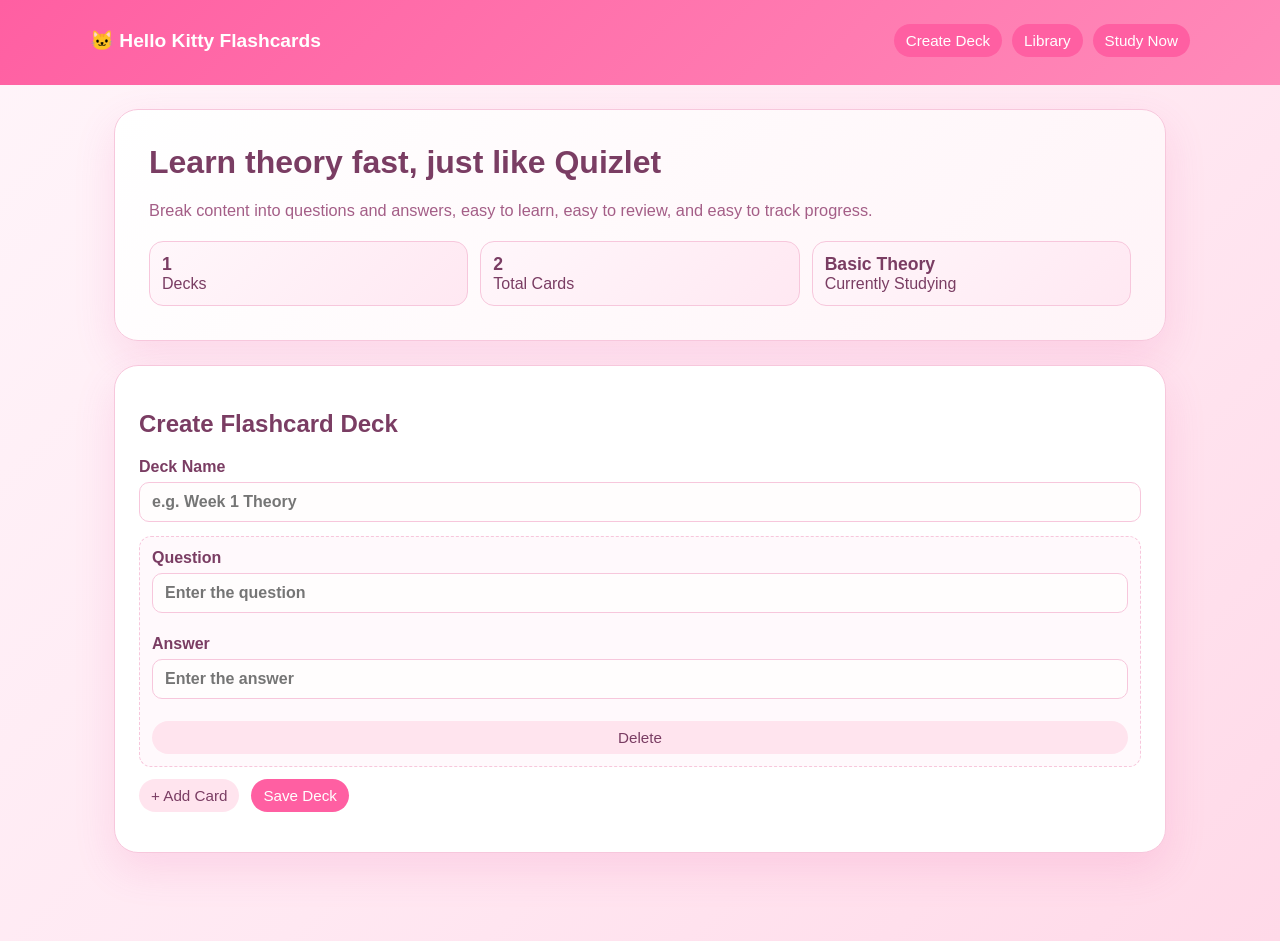
<file: index.html>
<!DOCTYPE html>
<html lang="en">
  <head>
    <meta charset="UTF-8" />
    <meta name="viewport" content="width=device-width, initial-scale=1.0" />
    <title>Flashcard Theory Study</title>
    <link rel="stylesheet" href="styles.css" />
  </head>
  <body>
    <header>
      <nav>
        <div class="brand">🐱 Hello Kitty Flashcards</div>
        <div class="nav-links">
          <button class="nav-btn" data-target="createSection">Create Deck</button>
          <button class="nav-btn" data-target="librarySection">Library</button>
          <button class="nav-btn" data-target="studySection">Study Now</button>
        </div>
      </nav>
    </header>

    <main>
      <section class="hero">
        <h1>Learn theory fast, just like Quizlet</h1>
        <p>Break content into questions and answers, easy to learn, easy to review, and easy to track progress.</p>
        <div id="heroStats" class="stats"></div>
      </section>

      <section class="panel active-panel" id="createSection">
        <h2>Create Flashcard Deck</h2>
        <form id="deckForm">
          <label>
            Deck Name
            <input id="deckName" type="text" placeholder="e.g. Week 1 Theory" required />
          </label>
          <div id="cardInputs"></div>
          <div class="actions">
            <button type="button" id="addCardBtn" class="btn secondary">+ Add Card</button>
            <button type="submit" class="btn">Save Deck</button>
          </div>
          <p id="formMessage" class="form-message"></p>
        </form>
      </section>

      <section class="panel" id="librarySection">
        <div class="section-header">
          <h2>Flashcard Library</h2>
          <button id="clearAllBtn" class="btn secondary">Delete All</button>
        </div>
        <div id="libraryList" class="deck-list"></div>
      </section>

      <section class="panel" id="studySection">
        <h2>Study Flashcards</h2>
        <div id="studyStatus"></div>
        <div id="studyCard" class="flashcard-card"></div>
        <div id="likeIndicator" class="like-indicator"></div>
        <div class="actions study-actions">
          <button id="showAnswerBtn" class="btn">Show Answer</button>
          <button id="rememberBtn" class="btn secondary">Remembered</button>
          <button id="reviewBtn" class="btn secondary">Need Review</button>
        </div>
        <div class="actions study-actions">
          <button id="backBtn" class="btn secondary">Back</button>
          <button id="nextBtn" class="btn">Next</button>
        </div>
        <div id="studySummary"></div>
      </section>
    </main>

    <script src="app.js"></script>
  </body>
</html>
</file>
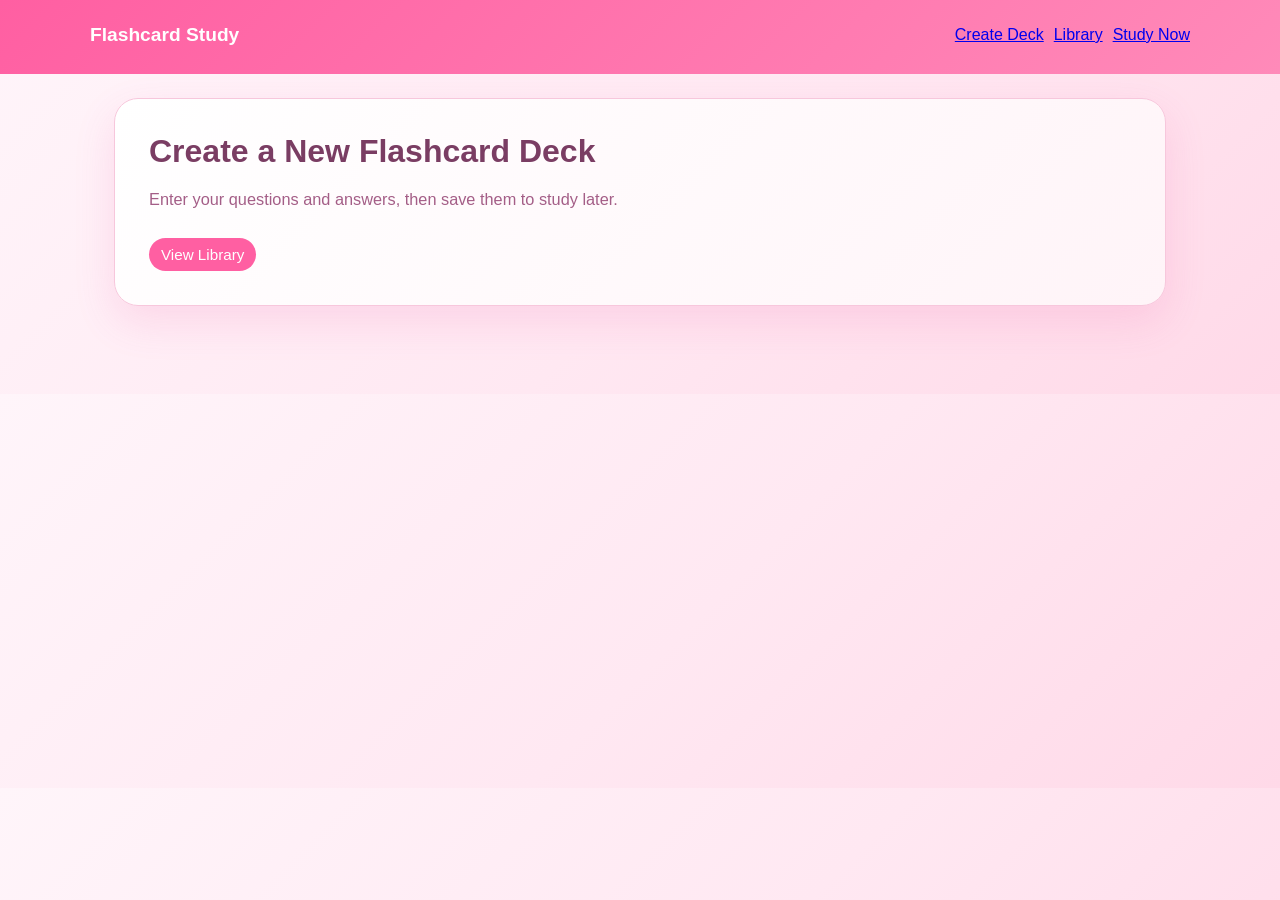
<file: create.html>
<!DOCTYPE html>
<html lang="en">
  <head>
    <meta charset="UTF-8" />
    <meta name="viewport" content="width=device-width, initial-scale=1.0" />
    <title>Create Flashcard Deck</title>
    <link rel="stylesheet" href="styles.css" />
  </head>
  <body>
    <header>
      <nav>
        <div class="brand">Flashcard Study</div>
        <div class="nav-links">
          <a href="create.html">Create Deck</a>
          <a href="library.html">Library</a>
          <a href="study.html">Study Now</a>
        </div>
      </nav>
    </header>

    <main>
      <section class="hero">
        <h1>Create a New Flashcard Deck</h1>
        <p>Enter your questions and answers, then save them to study later.</p>
        <div class="actions">
          <a class="btn" href="library.html">View Library</a>
        </div>
      </section>

      <section class="panel">
        <h2>Deck Information</h2>
        <label>
          Deck Name
          <input type="text" placeholder="e.g. Week 1 Theory" />
        </label>
        <label>
          Question
          <textarea placeholder="Enter the question"></textarea>
        </label>
        <label>
          Answer
          <textarea placeholder="Enter the answer"></textarea>
        </label>
        <label>
          Upload Theory File
          <input type="file" />
        </label>
        <button class="btn">Save Deck</button>
      </section>
    </main>
  </body>
</html>
</file>
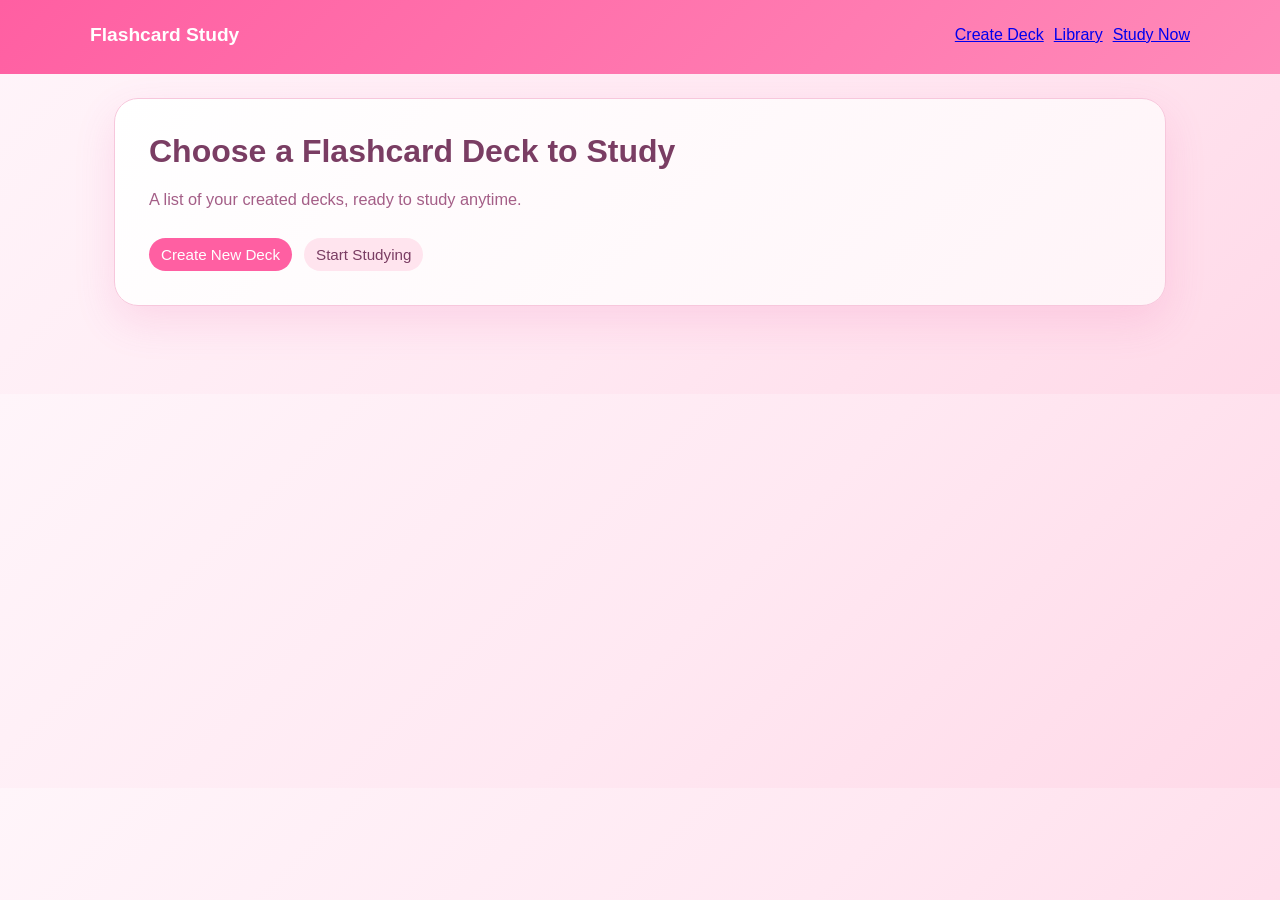
<file: library.html>
<!DOCTYPE html>
<html lang="en">
  <head>
    <meta charset="UTF-8" />
    <meta name="viewport" content="width=device-width, initial-scale=1.0" />
    <title>Flashcard Library</title>
    <link rel="stylesheet" href="styles.css" />
  </head>
  <body>
    <header>
      <nav>
        <div class="brand">Flashcard Study</div>
        <div class="nav-links">
          <a href="create.html">Create Deck</a>
          <a href="library.html">Library</a>
          <a href="study.html">Study Now</a>
        </div>
      </nav>
    </header>

    <main>
      <section class="hero">
        <h1>Choose a Flashcard Deck to Study</h1>
        <p>A list of your created decks, ready to study anytime.</p>
        <div class="actions">
          <a class="btn" href="create.html">Create New Deck</a>
          <a class="btn secondary" href="study.html">Start Studying</a>
        </div>
      </section>

      <section class="panel">
        <h2>Flashcard Decks</h2>
        <div class="deck-list">
          <div class="deck-item">
            <div>
              <strong>Deck 1: Basic Theory</strong>
              <span>8 cards</span>
            </div>
            <a class="btn" href="study.html">Select</a>
          </div>
          <div class="deck-item">
            <div>
              <strong>Deck 2: Midterm Review</strong>
              <span>12 cards</span>
            </div>
            <a class="btn" href="study.html">Select</a>
          </div>
          <div class="deck-item">
            <div>
              <strong>Deck 3: Sample Questions</strong>
              <span>5 cards</span>
            </div>
            <a class="btn" href="study.html">Select</a>
          </div>
        </div>
      </section>
    </main>
  </body>
</html>
</file>
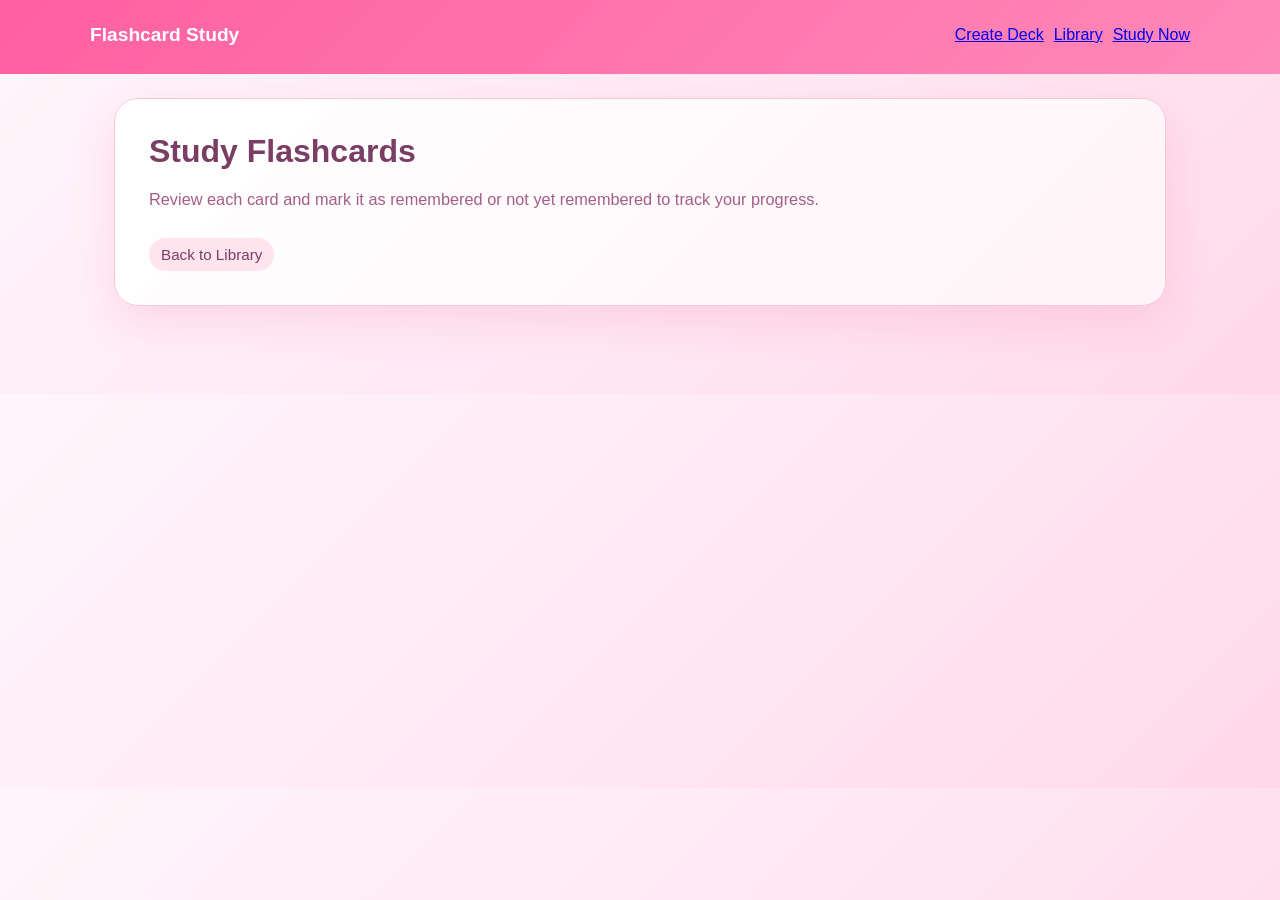
<file: study.html>
<!DOCTYPE html>
<html lang="en">
  <head>
    <meta charset="UTF-8" />
    <meta name="viewport" content="width=device-width, initial-scale=1.0" />
    <title>Study Flashcards</title>
    <link rel="stylesheet" href="styles.css" />
  </head>
  <body>
    <header>
      <nav>
        <div class="brand">Flashcard Study</div>
        <div class="nav-links">
          <a href="create.html">Create Deck</a>
          <a href="library.html">Library</a>
          <a href="study.html">Study Now</a>
        </div>
      </nav>
    </header>

    <main>
      <section class="hero">
        <h1>Study Flashcards</h1>
        <p>Review each card and mark it as remembered or not yet remembered to track your progress.</p>
        <div class="actions">
          <a class="btn secondary" href="library.html">Back to Library</a>
        </div>
      </section>

      <section class="panel">
        <div class="flashcard-card">
          <div>
            <div class="meta">
              <span>Card 1 / 8</span>
              <span>Remembered: 0</span>
            </div>
            <p class="question">What is the definition of this concept?</p>
            <p class="answer">Click the button to see the suggested answer.</p>
          </div>
          <div class="actions">
            <button class="btn">Show Answer</button>
            <button class="btn secondary">Remembered</button>
            <button class="btn secondary">Not Yet</button>
          </div>
          <div class="actions">
            <button class="btn secondary">Back</button>
            <button class="btn">Next</button>
          </div>
        </div>
        <div class="result-box">
          Your study results will appear here once you finish the deck.
        </div>
      </section>
    </main>
  </body>
</html>
</file>
<file: styles.css>
:root {
  color-scheme: light;
  --bg: #fff5fa;
  --card: #ffffff;
  --text: #7a3d63;
  --muted: #a45e87;
  --primary: #ff5fa2;
  --primary-dark: #ec4899;
  --border: #f7c7dc;
  --success: #f06292;
  --danger: #e11d48;
}

* {
  box-sizing: border-box;
}

body {
  margin: 0;
  font-family: Inter, Arial, sans-serif;
  background: linear-gradient(135deg, #fff5fa 0%, #ffe8f2 55%, #ffd9e8 100%);
  color: var(--text);
  position: relative;
  overflow-x: hidden;
}

body::before,
body::after {
  content: "";
  position: fixed;
  width: 140px;
  height: 140px;
  opacity: 0.95;
  z-index: 0;
  pointer-events: none;
  background-size: contain;
  background-repeat: no-repeat;
  background-position: center;
  filter: drop-shadow(0 8px 18px rgba(236, 72, 153, 0.18));
}

body::before {
  top: 70px;
  left: 12px;
  background-image: url("https://theselfishmeme.co.uk/wp-content/uploads/2025/11/anh-sticker-hello-kitty-meme-bua-16.webp");
}

body::after {
  bottom: 20px;
  right: 16px;
  background-image: url("https://theselfishmeme.co.uk/wp-content/uploads/2025/11/anh-sticker-hello-kitty-meme-bua-16.webp");
}

header {
  background: linear-gradient(135deg, var(--primary), #ff8ab9);
  color: white;
  padding: 24px 24px 28px;
  position: relative;
  z-index: 1;
}

nav {
  max-width: 1100px;
  margin: 0 auto;
  display: flex;
  justify-content: space-between;
  align-items: center;
  gap: 16px;
}

.brand {
  font-size: 1.2rem;
  font-weight: 700;
}

.nav-links {
  display: flex;
  gap: 10px;
  flex-wrap: wrap;
}

.nav-btn,
.btn {
  text-decoration: none;
  color: white;
  background: var(--primary);
  padding: 8px 12px;
  border-radius: 999px;
  font-size: 0.95rem;
  border: none;
  cursor: pointer;
  transition: transform 0.2s ease, box-shadow 0.2s ease;
}

.nav-btn:hover,
.btn:hover {
  transform: translateY(-1px);
  box-shadow: 0 6px 14px rgba(236, 72, 153, 0.2);
}

.btn.secondary {
  background: #ffe4ee;
  color: var(--text);
}

main {
  max-width: 1100px;
  margin: 24px auto;
  padding: 0 24px 40px;
  position: relative;
  z-index: 1;
}

.hero,
.panel {
  background: var(--card);
  border: 1px solid var(--border);
  border-radius: 24px;
  box-shadow: 0 16px 42px rgba(236, 72, 153, 0.14);
}

.hero {
  padding: 34px;
  display: grid;
  gap: 16px;
  margin-bottom: 24px;
  background: linear-gradient(135deg, #ffffff 0%, #fff4f8 100%);
}

.hero h1 {
  margin: 0;
  font-size: 2rem;
  font-weight: 800;
}

.hero p {
  margin: 0;
  color: var(--muted);
  line-height: 1.7;
  font-size: 1.02rem;
}

.stats {
  display: grid;
  grid-template-columns: repeat(auto-fit, minmax(140px, 1fr));
  gap: 12px;
}

.stat-card {
  border: 1px solid var(--border);
  border-radius: 14px;
  padding: 12px;
  background: linear-gradient(135deg, #fff7fb, #ffe8f2);
}

.stat-card strong {
  display: block;
  font-size: 1.1rem;
}

.panel {
  padding: 24px;
  display: none;
  margin-bottom: 24px;
}

.panel.active-panel {
  display: block;
}

.section-header {
  display: flex;
  justify-content: space-between;
  align-items: center;
  gap: 12px;
  margin-bottom: 16px;
}

label {
  display: block;
  margin-bottom: 14px;
  font-weight: 600;
}

input, textarea {
  width: 100%;
  padding: 10px 12px;
  margin-top: 6px;
  border: 1px solid var(--border);
  border-radius: 10px;
  font: inherit;
  background: #fffdfd;
}

textarea {
  min-height: 82px;
  resize: vertical;
}

.actions {
  display: flex;
  gap: 12px;
  flex-wrap: wrap;
  margin-top: 8px;
}

.card-row {
  border: 1px dashed var(--border);
  border-radius: 12px;
  padding: 12px;
  margin-bottom: 12px;
  display: grid;
  gap: 8px;
  background: #fff9fc;
}

.form-message {
  margin-top: 10px;
  font-weight: 600;
}

.form-message.success {
  color: var(--success);
}

.form-message.error {
  color: var(--danger);
}

.deck-list {
  display: grid;
  gap: 12px;
}

.deck-item {
  border: 1px solid var(--border);
  border-radius: 14px;
  padding: 14px;
  display: flex;
  justify-content: space-between;
  gap: 8px;
  align-items: center;
  background: #fff9fc;
}

.deck-item.active-deck {
  border-color: var(--primary);
  background: #ffe8f2;
}

.deck-item p {
  margin: 4px 0 0;
  color: var(--muted);
}

.deck-actions {
  display: flex;
  gap: 8px;
}

.empty-state {
  color: var(--muted);
  font-style: italic;
}

.flashcard-card {
  border: 1px solid var(--border);
  border-radius: 22px;
  background: linear-gradient(135deg, #fff7fb, #ffe8f2);
  padding: 26px;
  min-height: 260px;
  display: flex;
  flex-direction: column;
  justify-content: space-between;
  gap: 12px;
  margin-top: 12px;
  transform: perspective(1000px) rotateX(1deg);
}

.flashcard-content .label {
  font-size: 0.95rem;
  color: var(--muted);
  text-transform: uppercase;
  letter-spacing: 0.08em;
  margin-bottom: 6px;
}

.flashcard-content .question {
  font-size: 1.3rem;
  font-weight: 700;
  margin: 0 0 8px;
}

.flashcard-content .answer,
.flashcard-content .hint {
  color: var(--muted);
  line-height: 1.6;
  margin: 0;
}

.study-meta {
  display: flex;
  justify-content: space-between;
  color: var(--muted);
  font-size: 0.95rem;
  margin-top: 8px;
}

.status-badges {
  display: flex;
  gap: 8px;
  flex-wrap: wrap;
}

.badge {
  background: white;
  border-radius: 999px;
  padding: 6px 10px;
  font-size: 0.9rem;
  border: 1px solid var(--border);
}

.like-indicator {
  margin-top: 12px;
  min-height: 34px;
}

.like-btn {
  background: linear-gradient(135deg, #ff5fa2, #ff7eb3);
  color: white;
  border: none;
  padding: 8px 14px;
  border-radius: 999px;
  font-weight: 700;
}

.summary-box {
  margin-top: 14px;
  padding: 12px;
  border-radius: 12px;
  background: #fff9fc;
  border: 1px solid var(--border);
}

@media (max-width: 700px) {
  nav {
    flex-direction: column;
    align-items: flex-start;
  }

  .section-header {
    flex-direction: column;
    align-items: flex-start;
  }
}
</file>
